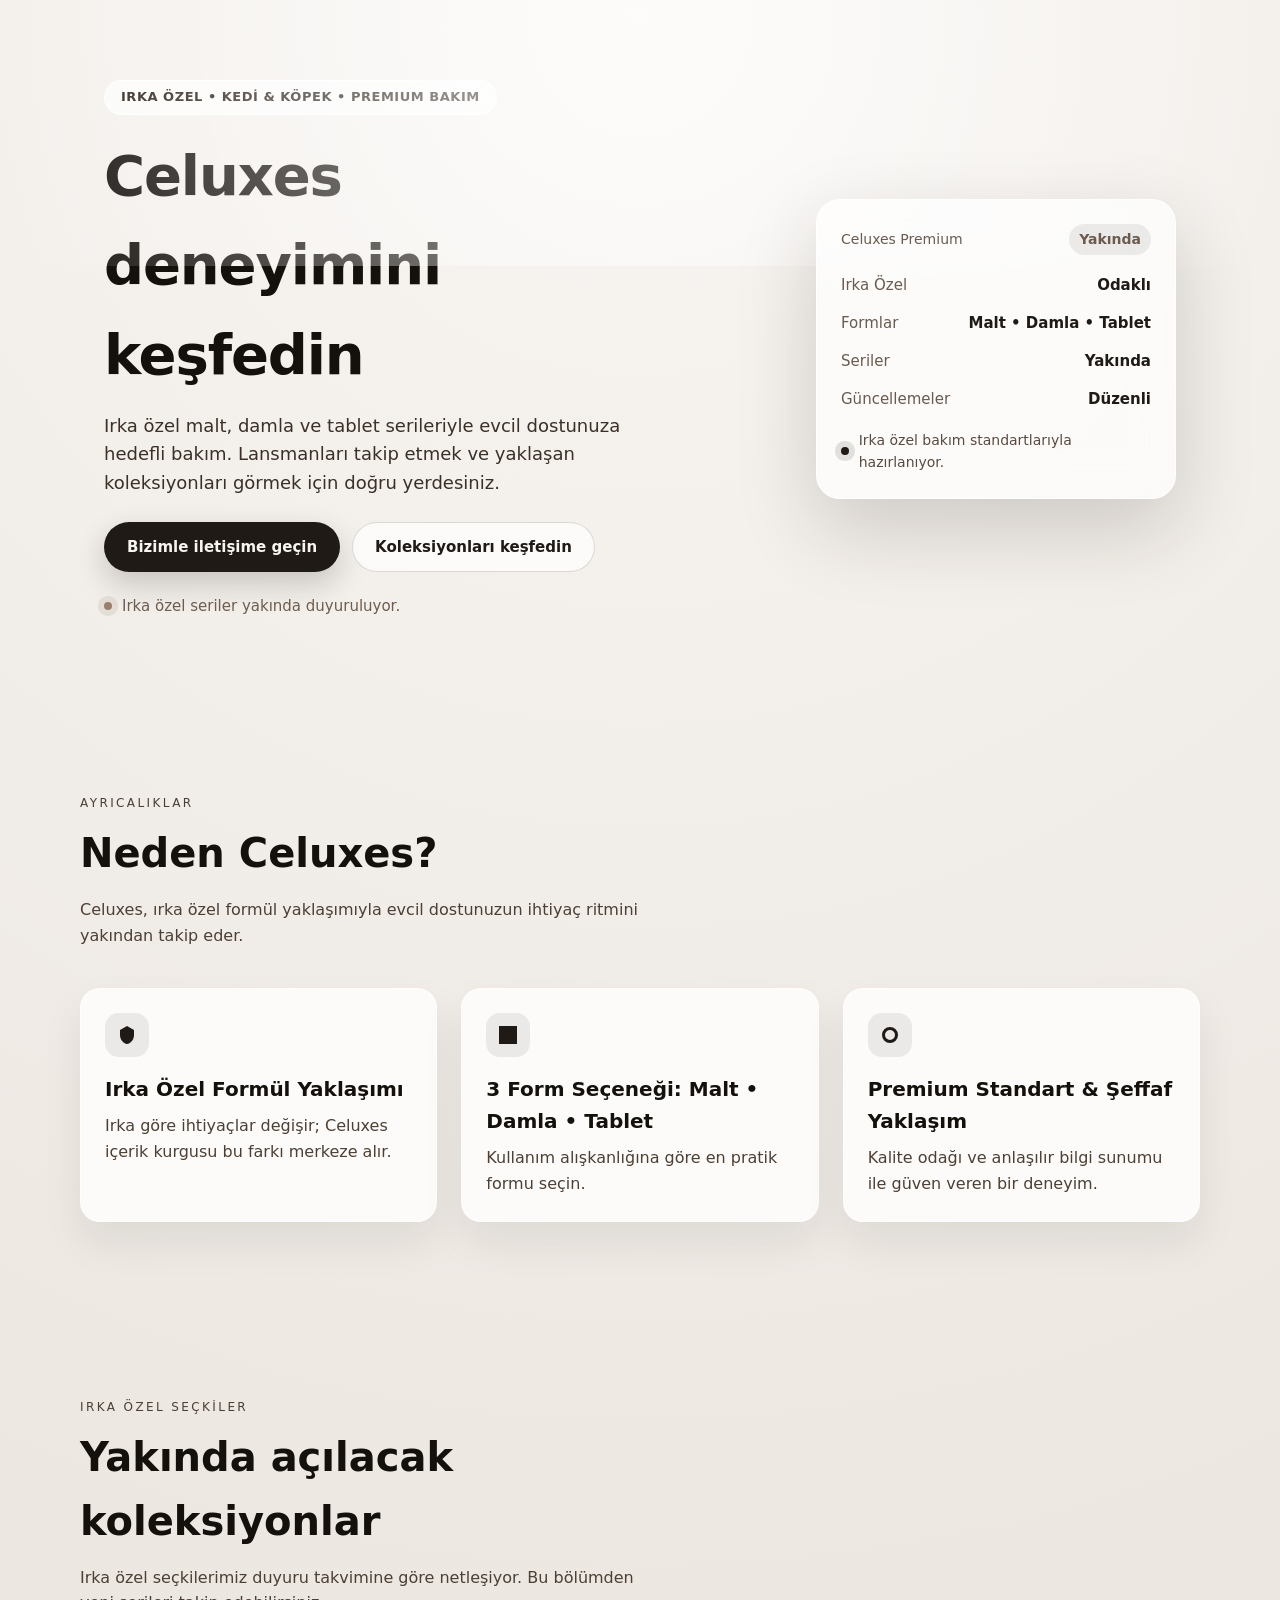
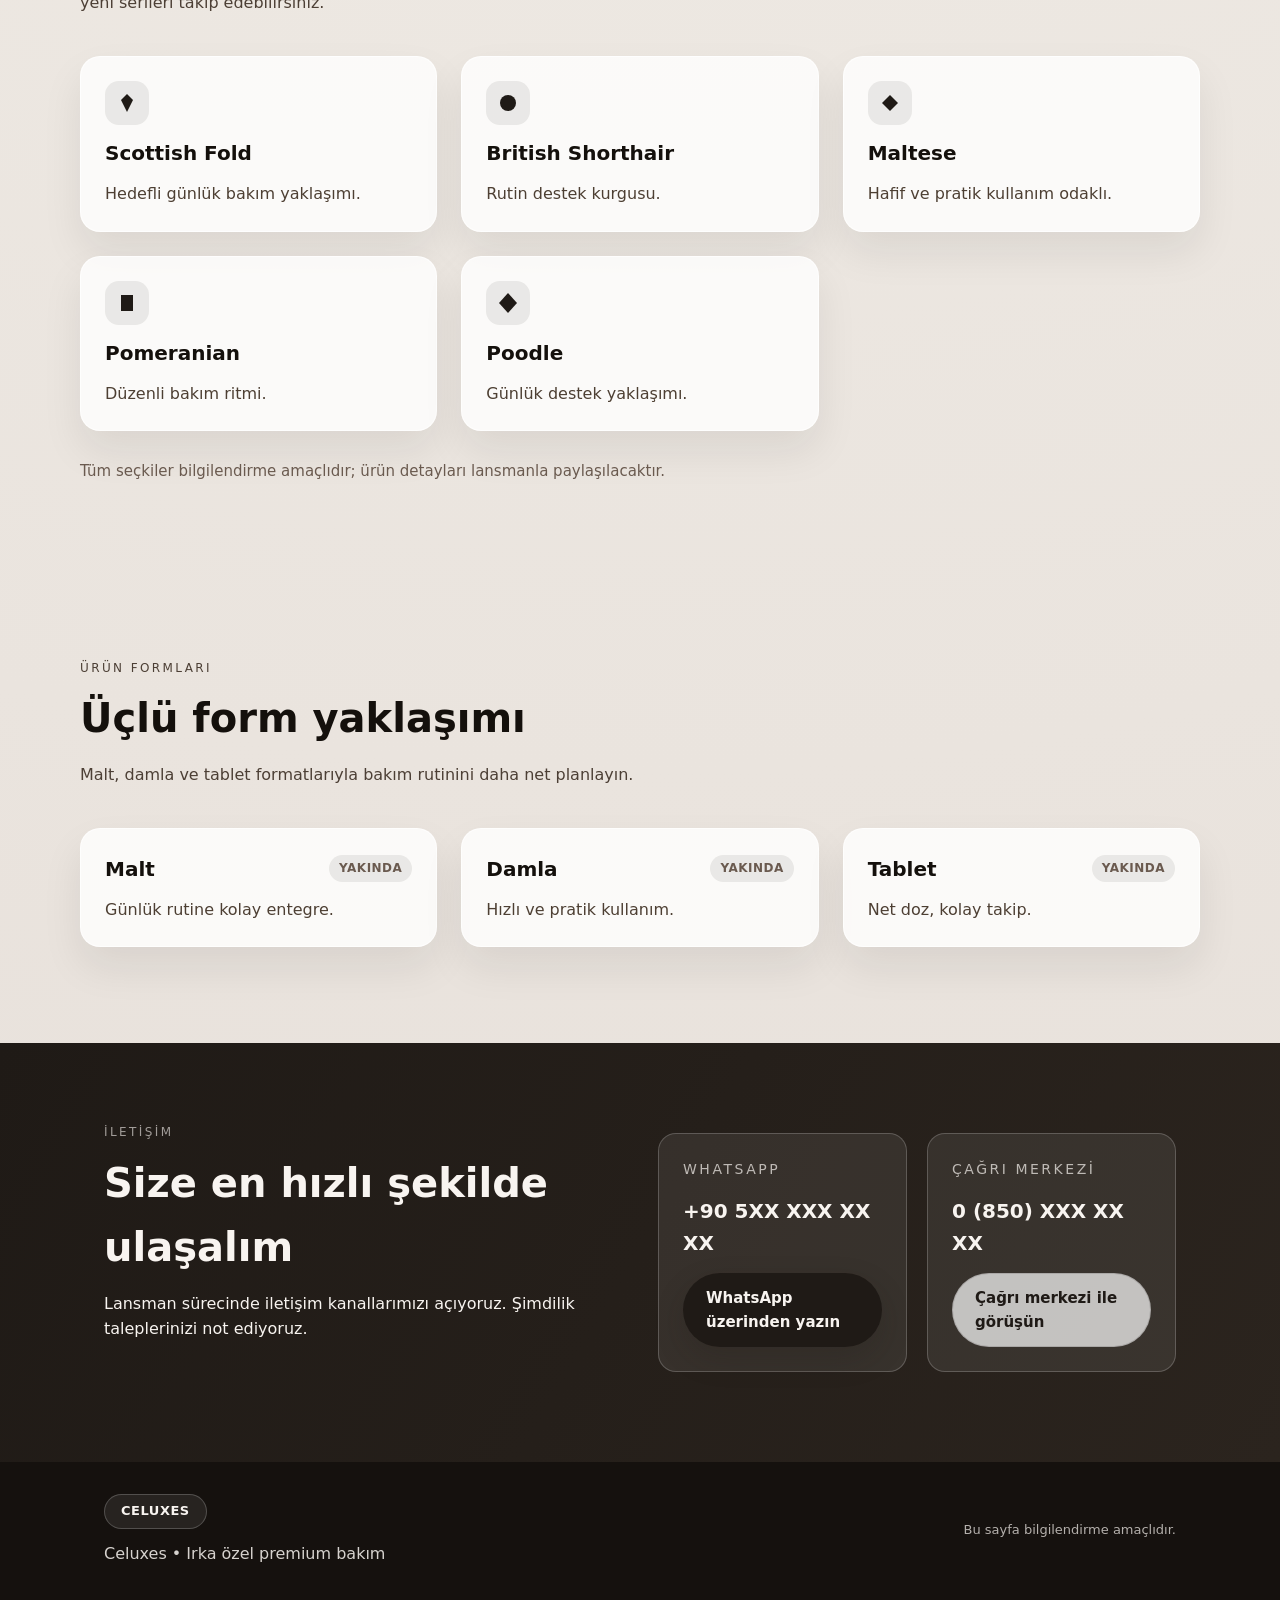
<file: index.html>
<!doctype html>
<html lang="tr">
  <head>
    <meta charset="utf-8" />
    <meta name="viewport" content="width=device-width, initial-scale=1" />
    <title>Celuxes | Irka Özel Malt • Damla • Tablet</title>
    <meta
      name="description"
      content="Celuxes, ırka özel malt, damla ve tablet serileriyle kedi ve köpeklere hedefli bakım sunar. Lansmanları takip edin, koleksiyonları keşfedin."
    />
    <meta property="og:title" content="Celuxes | Irka Özel Malt • Damla • Tablet" />
    <meta
      property="og:description"
      content="Celuxes, ırka özel malt, damla ve tablet serileriyle kedi ve köpeklere hedefli bakım sunar. Lansmanları takip edin, koleksiyonları keşfedin."
    />
    <meta property="og:type" content="website" />
    <meta property="og:image" content="assets/og-placeholder.svg" />
    <meta name="twitter:card" content="summary_large_image" />
    <meta name="twitter:title" content="Celuxes | Irka Özel Malt • Damla • Tablet" />
    <meta
      name="twitter:description"
      content="Celuxes, ırka özel malt, damla ve tablet serileriyle kedi ve köpeklere hedefli bakım sunar. Lansmanları takip edin, koleksiyonları keşfedin."
    />
    <link rel="stylesheet" href="assets/styles.css" />
  </head>
  <body>
    <div class="page">
      <header class="hero">
        <div class="hero__glow" aria-hidden="true"></div>
        <div class="container hero__content">
          <div class="hero__text">
            <span class="badge">IRKA ÖZEL • KEDİ & KÖPEK • PREMIUM BAKIM</span>
            <h1>Celuxes deneyimini keşfedin</h1>
            <p>
              Irka özel malt, damla ve tablet serileriyle evcil dostunuza
              hedefli bakım. Lansmanları takip etmek ve yaklaşan koleksiyonları
              görmek için doğru yerdesiniz.
            </p>
            <div class="hero__actions">
              <a
                class="button button--primary"
                href="#contact"
                aria-label="İletişim bölümüne git"
                >Bizimle iletişime geçin</a
              >
              <a
                class="button button--secondary"
                href="#collections"
                aria-label="Irka özel seçkiler bölümüne git"
                >Koleksiyonları keşfedin</a
              >
            </div>
            <div class="hero__note">
              <span class="dot"></span>
              Irka özel seriler yakında duyuruluyor.
            </div>
          </div>
          <div class="hero__panel" aria-hidden="true">
            <div class="glass-card">
              <div class="glass-card__header">
                <span>Celuxes Premium</span>
                <span class="status">Yakında</span>
              </div>
              <div class="glass-card__body">
                <div class="metric">
                  <span class="metric__label">Irka Özel</span>
                  <strong class="metric__value">Odaklı</strong>
                </div>
                <div class="metric">
                  <span class="metric__label">Formlar</span>
                  <strong class="metric__value">Malt • Damla • Tablet</strong>
                </div>
                <div class="metric">
                  <span class="metric__label">Seriler</span>
                  <strong class="metric__value">Yakında</strong>
                </div>
                <div class="metric">
                  <span class="metric__label">Güncellemeler</span>
                  <strong class="metric__value">Düzenli</strong>
                </div>
              </div>
              <div class="glass-card__footer">
                <span class="pulse"></span>
                Irka özel bakım standartlarıyla hazırlanıyor.
              </div>
            </div>
          </div>
        </div>
      </header>

      <main>
        <section class="container benefits" aria-labelledby="benefits-title">
          <div class="section-title">
            <p class="eyebrow">Ayrıcalıklar</p>
            <h2 id="benefits-title">Neden Celuxes?</h2>
            <p>
              Celuxes, ırka özel formül yaklaşımıyla evcil dostunuzun ihtiyaç
              ritmini yakından takip eder.
            </p>
          </div>
          <div class="benefits__grid">
            <article class="benefit-card">
              <div class="icon">
                <svg viewBox="0 0 24 24" aria-hidden="true">
                  <path
                    d="M12 3l7 4v5c0 4.418-3.134 8.418-7 9-3.866-.582-7-4.582-7-9V7l7-4z"
                  />
                </svg>
              </div>
              <h3>Irka Özel Formül Yaklaşımı</h3>
              <p>
                Irka göre ihtiyaçlar değişir; Celuxes içerik kurgusu bu farkı
                merkeze alır.
              </p>
            </article>
            <article class="benefit-card">
              <div class="icon">
                <svg viewBox="0 0 24 24" aria-hidden="true">
                  <path
                    d="M6 6h12v12H6zM3 3h18v18H3z"
                  />
                </svg>
              </div>
              <h3>3 Form Seçeneği: Malt • Damla • Tablet</h3>
              <p>Kullanım alışkanlığına göre en pratik formu seçin.</p>
            </article>
            <article class="benefit-card">
              <div class="icon">
                <svg viewBox="0 0 24 24" aria-hidden="true">
                  <path
                    d="M12 4a8 8 0 100 16 8 8 0 000-16zm0 3a5 5 0 110 10 5 5 0 010-10z"
                  />
                </svg>
              </div>
              <h3>Premium Standart &amp; Şeffaf Yaklaşım</h3>
              <p>
                Kalite odağı ve anlaşılır bilgi sunumu ile güven veren bir
                deneyim.
              </p>
            </article>
          </div>
        </section>

        <section
          class="container collections"
          id="collections"
          aria-labelledby="collections-title"
        >
          <div class="section-title">
            <p class="eyebrow">Irka Özel Seçkiler</p>
            <h2 id="collections-title">Yakında açılacak koleksiyonlar</h2>
            <p>
              Irka özel seçkilerimiz duyuru takvimine göre netleşiyor. Bu
              bölümden yeni serileri takip edebilirsiniz.
            </p>
          </div>
          <div class="collections__grid">
            <article class="collection-card">
              <div class="icon">
                <svg viewBox="0 0 24 24" aria-hidden="true">
                  <path d="M12 3l6 6-6 12-6-12 6-6z" />
                </svg>
              </div>
              <h3>Scottish Fold</h3>
              <p>Hedefli günlük bakım yaklaşımı.</p>
            </article>
            <article class="collection-card">
              <div class="icon">
                <svg viewBox="0 0 24 24" aria-hidden="true">
                  <path d="M4 12a8 8 0 0116 0 8 8 0 01-16 0z" />
                </svg>
              </div>
              <h3>British Shorthair</h3>
              <p>Rutin destek kurgusu.</p>
            </article>
            <article class="collection-card">
              <div class="icon">
                <svg viewBox="0 0 24 24" aria-hidden="true">
                  <path d="M12 4l8 8-8 8-8-8 8-8z" />
                </svg>
              </div>
              <h3>Maltese</h3>
              <p>Hafif ve pratik kullanım odaklı.</p>
            </article>
            <article class="collection-card">
              <div class="icon">
                <svg viewBox="0 0 24 24" aria-hidden="true">
                  <path d="M6 4h12v16H6z" />
                </svg>
              </div>
              <h3>Pomeranian</h3>
              <p>Düzenli bakım ritmi.</p>
            </article>
            <article class="collection-card">
              <div class="icon">
                <svg viewBox="0 0 24 24" aria-hidden="true">
                  <path d="M12 2l9 10-9 10-9-10L12 2z" />
                </svg>
              </div>
              <h3>Poodle</h3>
              <p>Günlük destek yaklaşımı.</p>
            </article>
          </div>
          <p class="collections__note">
            Tüm seçkiler bilgilendirme amaçlıdır; ürün detayları lansmanla
            paylaşılacaktır.
          </p>
        </section>

        <section class="container forms" id="forms" aria-labelledby="forms-title">
          <div class="section-title">
            <p class="eyebrow">Ürün Formları</p>
            <h2 id="forms-title">Üçlü form yaklaşımı</h2>
            <p>
              Malt, damla ve tablet formatlarıyla bakım rutinini daha net
              planlayın.
            </p>
          </div>
          <div class="forms__grid">
            <article class="form-card">
              <div class="form-card__header">
                <h3>Malt</h3>
                <span class="tag">Yakında</span>
              </div>
              <p>Günlük rutine kolay entegre.</p>
            </article>
            <article class="form-card">
              <div class="form-card__header">
                <h3>Damla</h3>
                <span class="tag">Yakında</span>
              </div>
              <p>Hızlı ve pratik kullanım.</p>
            </article>
            <article class="form-card">
              <div class="form-card__header">
                <h3>Tablet</h3>
                <span class="tag">Yakında</span>
              </div>
              <p>Net doz, kolay takip.</p>
            </article>
          </div>
        </section>

        <section class="contact" id="contact" aria-labelledby="contact-title">
          <div class="container contact__inner">
            <div class="section-title section-title--light">
              <p class="eyebrow">İletişim</p>
              <h2 id="contact-title">Size en hızlı şekilde ulaşalım</h2>
              <p>
                Lansman sürecinde iletişim kanallarımızı açıyoruz. Şimdilik
                taleplerinizi not ediyoruz.
              </p>
            </div>
            <div class="contact__cards">
              <div class="contact-card">
                <div class="contact-card__label">WhatsApp</div>
                <strong class="contact-card__value">+90 5XX XXX XX XX</strong>
                <a
                  class="button button--primary"
                  href="#"
                  data-toast="yakinda"
                  aria-label="WhatsApp iletişim hattı yakında"
                >
                  WhatsApp üzerinden yazın
                </a>
              </div>
              <div class="contact-card">
                <div class="contact-card__label">Çağrı Merkezi</div>
                <strong class="contact-card__value">0 (850) XXX XX XX</strong>
                <a
                  class="button button--secondary"
                  href="#"
                  data-toast="yakinda"
                  aria-label="Çağrı merkezi hattı yakında"
                >
                  Çağrı merkezi ile görüşün
                </a>
              </div>
            </div>
          </div>
        </section>
      </main>

      <footer class="footer">
        <div class="container footer__inner">
          <div class="footer__brand">
            <span class="badge badge--ghost">Celuxes</span>
            <p>Celuxes • Irka özel premium bakım</p>
          </div>
          <div class="footer__meta">
            <span>Bu sayfa bilgilendirme amaçlıdır.</span>
          </div>
        </div>
      </footer>
    </div>

    <div class="toast" role="status" aria-live="polite" aria-hidden="true">
      <span class="toast__icon" aria-hidden="true">✦</span>
      <span>
        İletişim hattımız yakında aktif. Şimdilik e-posta ile ulaşabilirsiniz.
      </span>
    </div>

    <script src="assets/app.js"></script>
  </body>
</html>
</file>
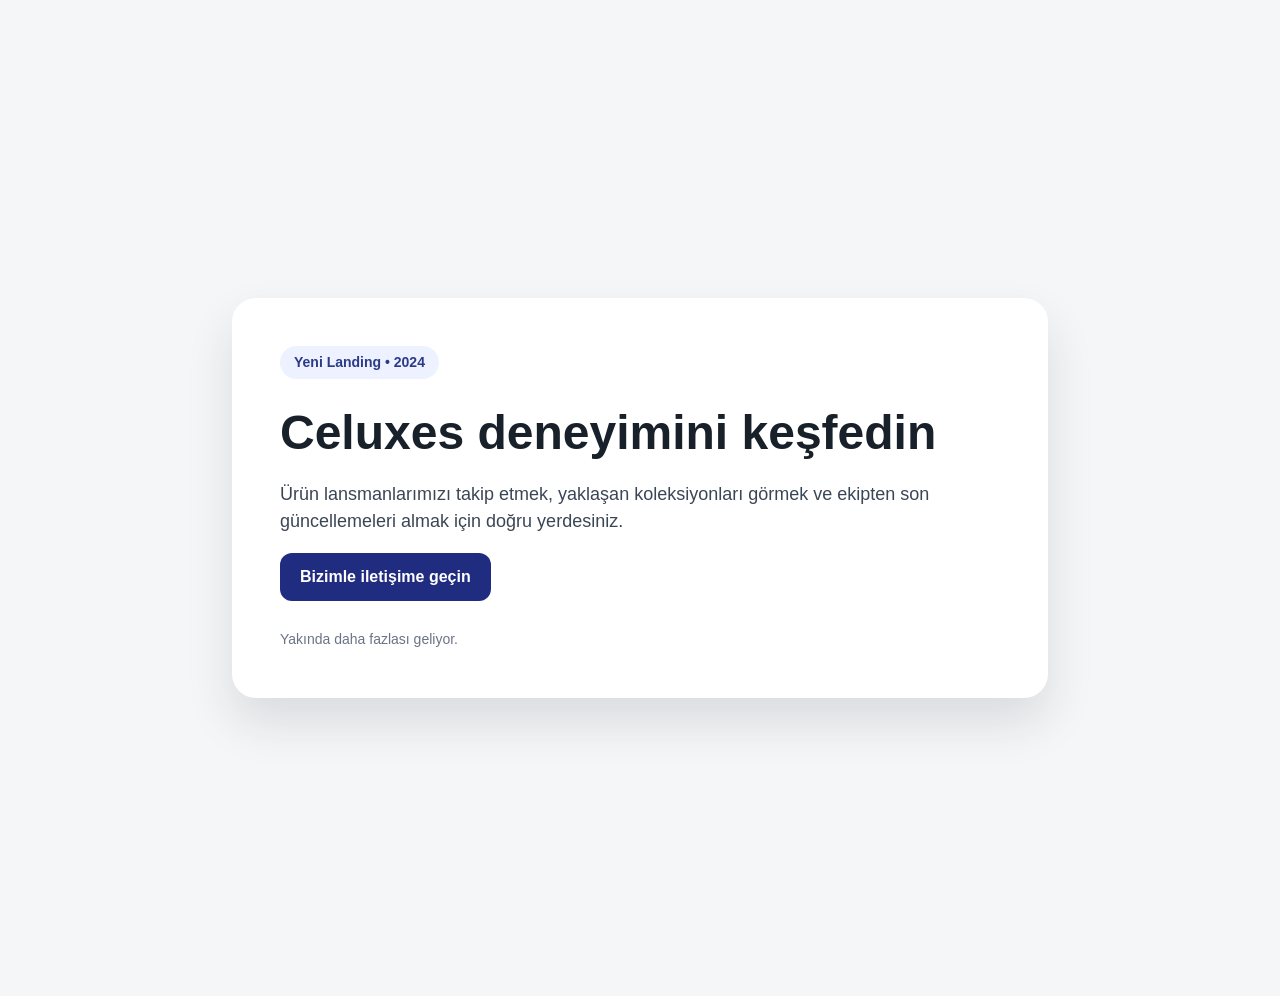
<file: landing/current.html>
<!doctype html>
<html lang="tr">
  <head>
    <meta charset="utf-8" />
    <meta name="viewport" content="width=device-width, initial-scale=1" />
    <title>Celuxes Landing</title>
    <style>
      :root {
        color-scheme: light;
        font-family: "Segoe UI", Tahoma, Geneva, Verdana, sans-serif;
        line-height: 1.5;
        background: #f5f6f8;
        color: #18202a;
      }
      body {
        margin: 0;
      }
      .hero {
        min-height: 100vh;
        display: grid;
        place-items: center;
        padding: 48px 24px;
      }
      .card {
        max-width: 720px;
        background: #ffffff;
        border-radius: 24px;
        padding: 48px;
        box-shadow: 0 24px 48px rgba(24, 32, 42, 0.12);
      }
      .pill {
        display: inline-flex;
        align-items: center;
        gap: 8px;
        padding: 6px 14px;
        border-radius: 999px;
        background: #eef1ff;
        color: #2c3b87;
        font-weight: 600;
        font-size: 14px;
      }
      h1 {
        margin: 18px 0 12px;
        font-size: clamp(32px, 5vw, 48px);
      }
      p {
        margin: 0 0 18px;
        font-size: 18px;
        color: #3b4655;
      }
      .cta {
        display: inline-flex;
        align-items: center;
        gap: 12px;
        padding: 12px 20px;
        border-radius: 12px;
        background: #202c7f;
        color: #ffffff;
        text-decoration: none;
        font-weight: 600;
      }
      .footer {
        margin-top: 28px;
        font-size: 14px;
        color: #6a7483;
      }
    </style>
  </head>
  <body>
    <main class="hero">
      <section class="card">
        <span class="pill">Yeni Landing • 2024</span>
        <h1>Celuxes deneyimini keşfedin</h1>
        <p>
          Ürün lansmanlarımızı takip etmek, yaklaşan koleksiyonları görmek ve
          ekipten son güncellemeleri almak için doğru yerdesiniz.
        </p>
        <a class="cta" href="mailto:hello@celuxes.com">Bizimle iletişime geçin</a>
        <div class="footer">Yakında daha fazlası geliyor.</div>
      </section>
    </main>
  </body>
</html>
</file>
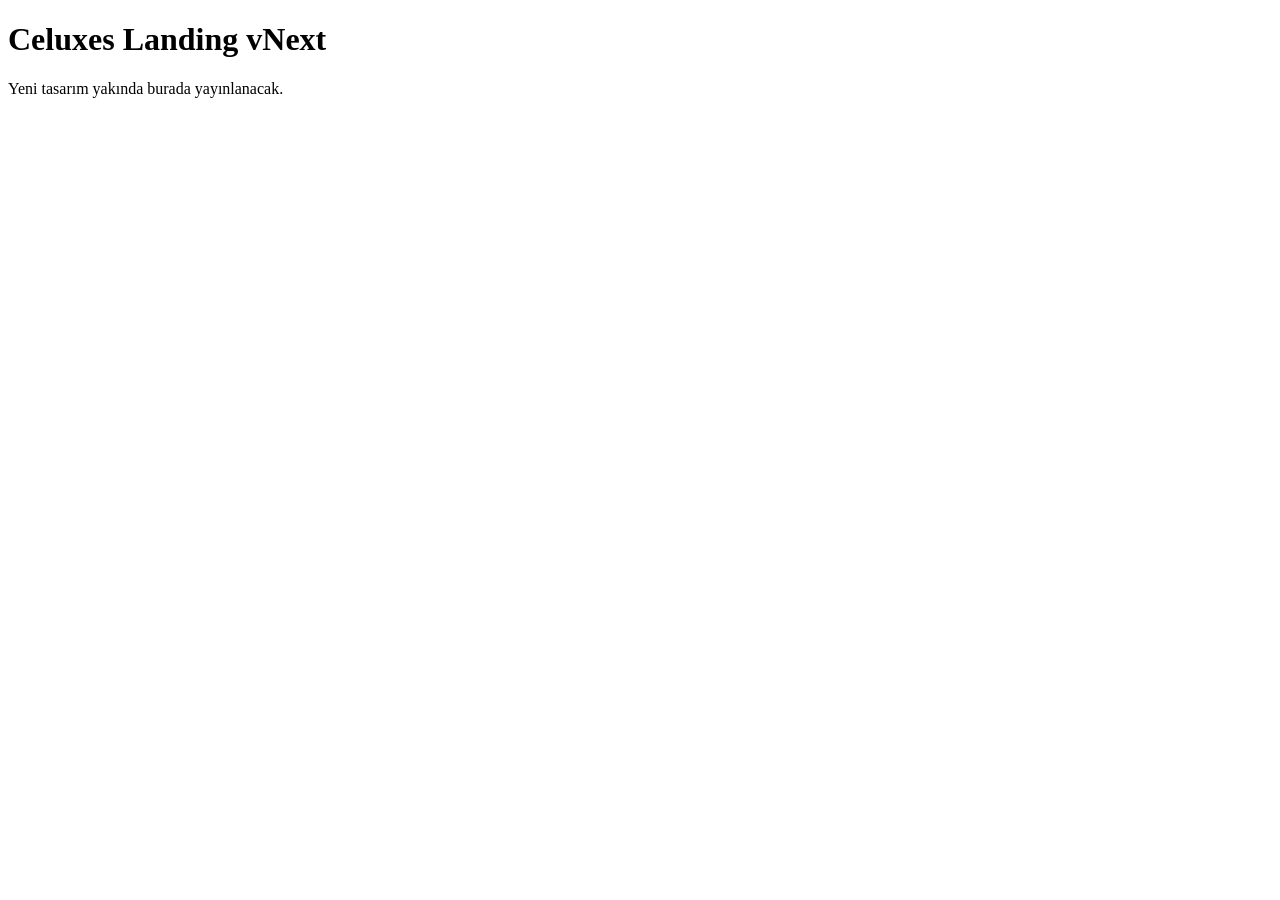
<file: landing/next.html>
<!doctype html>
<html lang="tr">
  <head>
    <meta charset="utf-8" />
    <meta name="viewport" content="width=device-width, initial-scale=1" />
    <title>Celuxes Landing Next</title>
  </head>
  <body>
    <main>
      <h1>Celuxes Landing vNext</h1>
      <p>Yeni tasarım yakında burada yayınlanacak.</p>
    </main>
  </body>
</html>
</file>
<file: assets/styles.css>
:root {
  color-scheme: light;
  font-family: "Plus Jakarta Sans", "Inter", "Segoe UI", system-ui, sans-serif;
  line-height: 1.6;
  background: #f6f4f2;
  color: #14100c;
  scroll-behavior: smooth;
}

*,
*::before,
*::after {
  box-sizing: border-box;
}

body {
  margin: 0;
  min-height: 100%;
  background: radial-gradient(circle at top, #f8f5f2 0%, #ede8e2 45%, #e7e0da 100%);
}

.page {
  display: flex;
  flex-direction: column;
  min-height: 100vh;
  gap: 0;
}

img {
  max-width: 100%;
  display: block;
}

.container {
  width: min(1120px, 100%);
  margin: 0 auto;
  padding: 0 24px;
}

.badge {
  display: inline-flex;
  align-items: center;
  gap: 8px;
  padding: 6px 16px;
  border-radius: 999px;
  background: rgba(255, 255, 255, 0.7);
  border: 1px solid rgba(255, 255, 255, 0.8);
  color: #241a12;
  font-weight: 600;
  font-size: 13px;
  letter-spacing: 0.04em;
  text-transform: uppercase;
}

.badge--ghost {
  background: rgba(255, 255, 255, 0.08);
  border-color: rgba(255, 255, 255, 0.2);
  color: #f8f4f0;
}

.hero {
  position: relative;
  padding: 80px 0 96px;
  overflow: hidden;
}

.hero__glow {
  position: absolute;
  inset: -30% 0 auto;
  height: 480px;
  background: radial-gradient(circle at center, rgba(255, 255, 255, 0.7), rgba(255, 255, 255, 0));
  pointer-events: none;
}

.hero__content {
  display: grid;
  gap: 40px;
  align-items: center;
}

.hero__text h1 {
  font-size: clamp(34px, 6vw, 56px);
  margin: 16px 0 12px;
  letter-spacing: -0.02em;
}

.hero__text p {
  font-size: 18px;
  margin: 0 0 24px;
  color: #3b3028;
}

.hero__actions {
  display: flex;
  flex-wrap: wrap;
  gap: 12px;
  margin-bottom: 20px;
}

.hero__note {
  display: inline-flex;
  align-items: center;
  gap: 10px;
  font-size: 15px;
  color: #6e5c4f;
}

.dot {
  width: 8px;
  height: 8px;
  border-radius: 50%;
  background: #9a806c;
  box-shadow: 0 0 0 6px rgba(154, 128, 108, 0.15);
}

.button {
  display: inline-flex;
  align-items: center;
  justify-content: center;
  gap: 8px;
  padding: 12px 22px;
  border-radius: 999px;
  font-weight: 600;
  text-decoration: none;
  border: 1px solid transparent;
  transition: transform 0.2s ease, box-shadow 0.2s ease, background 0.2s ease,
    border-color 0.2s ease;
  cursor: pointer;
  font-size: 15px;
}

.button:focus-visible {
  outline: 3px solid #b18a5f;
  outline-offset: 3px;
}

.button--primary {
  background: #1f1a16;
  color: #f8f4f0;
  box-shadow: 0 12px 30px rgba(31, 26, 22, 0.2);
}

.button--primary:hover {
  transform: translateY(-1px);
  box-shadow: 0 16px 32px rgba(31, 26, 22, 0.24);
}

.button--secondary {
  background: rgba(255, 255, 255, 0.7);
  color: #1f1a16;
  border-color: rgba(31, 26, 22, 0.15);
}

.button--secondary:hover {
  transform: translateY(-1px);
  border-color: rgba(31, 26, 22, 0.3);
}

.hero__panel {
  display: flex;
  justify-content: flex-end;
}

.glass-card {
  width: min(360px, 100%);
  border-radius: 24px;
  padding: 24px;
  background: rgba(255, 255, 255, 0.7);
  border: 1px solid rgba(255, 255, 255, 0.8);
  backdrop-filter: blur(18px);
  box-shadow: 0 30px 80px rgba(34, 26, 18, 0.18);
}

.glass-card__header {
  display: flex;
  justify-content: space-between;
  align-items: center;
  font-size: 14px;
  color: #6a5a4f;
  margin-bottom: 18px;
}

.status {
  padding: 4px 10px;
  border-radius: 999px;
  background: rgba(31, 26, 22, 0.08);
  font-weight: 600;
}

.glass-card__body {
  display: grid;
  gap: 14px;
  margin-bottom: 18px;
}

.metric {
  display: flex;
  justify-content: space-between;
  font-size: 15px;
  color: #6a5a4f;
  flex-wrap: wrap;
  gap: 8px;
}

.metric__value {
  color: #1f1a16;
}

.glass-card__footer {
  display: flex;
  align-items: center;
  gap: 10px;
  font-size: 14px;
  color: #5a4a3f;
}

.pulse {
  width: 8px;
  height: 8px;
  border-radius: 50%;
  background: #1f1a16;
  box-shadow: 0 0 0 6px rgba(31, 26, 22, 0.12);
}

.benefits {
  padding: 80px 0 96px;
}

.collections,
.forms {
  padding: 80px 0 96px;
}

.section-title {
  max-width: 560px;
  margin-bottom: 40px;
}

.section-title h2 {
  font-size: clamp(28px, 4vw, 40px);
  margin: 8px 0 12px;
}

.section-title p {
  margin: 0;
  color: #4c3f35;
}

.eyebrow {
  text-transform: uppercase;
  letter-spacing: 0.2em;
  font-size: 12px;
  color: #9a806c;
  margin: 0;
}

.benefits__grid {
  display: grid;
  gap: 24px;
}

.benefit-card {
  background: rgba(255, 255, 255, 0.8);
  border-radius: 20px;
  padding: 24px;
  border: 1px solid rgba(255, 255, 255, 0.7);
  box-shadow: 0 20px 40px rgba(31, 26, 22, 0.08);
}

.collection-card,
.form-card {
  background: rgba(255, 255, 255, 0.8);
  border-radius: 20px;
  padding: 24px;
  border: 1px solid rgba(255, 255, 255, 0.7);
  box-shadow: 0 20px 40px rgba(31, 26, 22, 0.08);
  display: grid;
  gap: 12px;
}

.benefit-card h3 {
  margin: 16px 0 8px;
  font-size: 20px;
}

.collection-card h3,
.form-card h3 {
  margin: 0;
  font-size: 20px;
}

.benefit-card p {
  margin: 0;
  color: #4d3f33;
}

.collection-card p,
.form-card p {
  margin: 0;
  color: #4d3f33;
}

.collections__grid,
.forms__grid {
  display: grid;
  gap: 24px;
}

.collections__note {
  margin: 28px 0 0;
  color: #6a5a4f;
  font-size: 15px;
}

.form-card__header {
  display: flex;
  align-items: center;
  justify-content: space-between;
  gap: 12px;
}

.tag {
  display: inline-flex;
  align-items: center;
  padding: 4px 10px;
  border-radius: 999px;
  background: rgba(31, 26, 22, 0.08);
  font-size: 12px;
  font-weight: 600;
  letter-spacing: 0.04em;
  text-transform: uppercase;
  color: #6a5a4f;
}

.icon {
  width: 44px;
  height: 44px;
  border-radius: 14px;
  display: grid;
  place-items: center;
  background: rgba(31, 26, 22, 0.08);
  color: #1f1a16;
}

.icon svg {
  width: 24px;
  height: 24px;
  fill: currentColor;
}

.contact {
  padding: 80px 0;
  background: linear-gradient(120deg, #1f1a16 0%, #2b241e 100%);
  color: #f8f4f0;
}

.contact__inner {
  display: grid;
  gap: 36px;
}

.section-title--light p,
.section-title--light h2 {
  color: #f8f4f0;
}

.section-title--light .eyebrow {
  color: rgba(248, 244, 240, 0.6);
}

.contact__cards {
  display: grid;
  gap: 20px;
}

.contact-card {
  background: rgba(255, 255, 255, 0.08);
  border-radius: 18px;
  padding: 24px;
  border: 1px solid rgba(255, 255, 255, 0.2);
  display: grid;
  gap: 14px;
}

.contact-card__label {
  font-size: 14px;
  color: rgba(248, 244, 240, 0.7);
  text-transform: uppercase;
  letter-spacing: 0.18em;
}

.contact-card__value {
  font-size: 20px;
}

.footer {
  background: #15110e;
  color: rgba(248, 244, 240, 0.7);
  padding: 32px 0 40px;
}

.footer__inner {
  display: flex;
  flex-direction: column;
  gap: 18px;
}

.footer__brand p {
  margin: 12px 0 0;
  color: rgba(248, 244, 240, 0.85);
}

.footer__meta {
  font-size: 13px;
}

.toast {
  position: fixed;
  bottom: 24px;
  right: 24px;
  display: inline-flex;
  align-items: center;
  gap: 10px;
  padding: 12px 16px;
  border-radius: 999px;
  background: rgba(31, 26, 22, 0.92);
  color: #f8f4f0;
  box-shadow: 0 20px 40px rgba(31, 26, 22, 0.3);
  opacity: 0;
  pointer-events: none;
  transform: translateY(10px);
  transition: opacity 0.3s ease, transform 0.3s ease;
}

.toast.is-visible {
  opacity: 1;
  pointer-events: auto;
  transform: translateY(0);
}

.toast__icon {
  font-size: 16px;
}

@media (min-width: 768px) {
  .hero__content {
    grid-template-columns: minmax(0, 1.1fr) minmax(0, 0.9fr);
  }

  .benefits__grid {
    grid-template-columns: repeat(3, minmax(0, 1fr));
  }

  .collections__grid {
    grid-template-columns: repeat(3, minmax(0, 1fr));
  }

  .forms__grid {
    grid-template-columns: repeat(3, minmax(0, 1fr));
  }

  .contact__inner {
    grid-template-columns: minmax(0, 1fr) minmax(0, 1fr);
    align-items: center;
  }

  .contact__cards {
    grid-template-columns: repeat(2, minmax(0, 1fr));
  }

  .footer__inner {
    flex-direction: row;
    justify-content: space-between;
    align-items: center;
  }
}

@media (max-width: 480px) {
  .hero {
    padding-top: 64px;
  }

  .button {
    width: 100%;
  }

  .toast {
    right: 16px;
    left: 16px;
    justify-content: center;
  }
}
</file>
